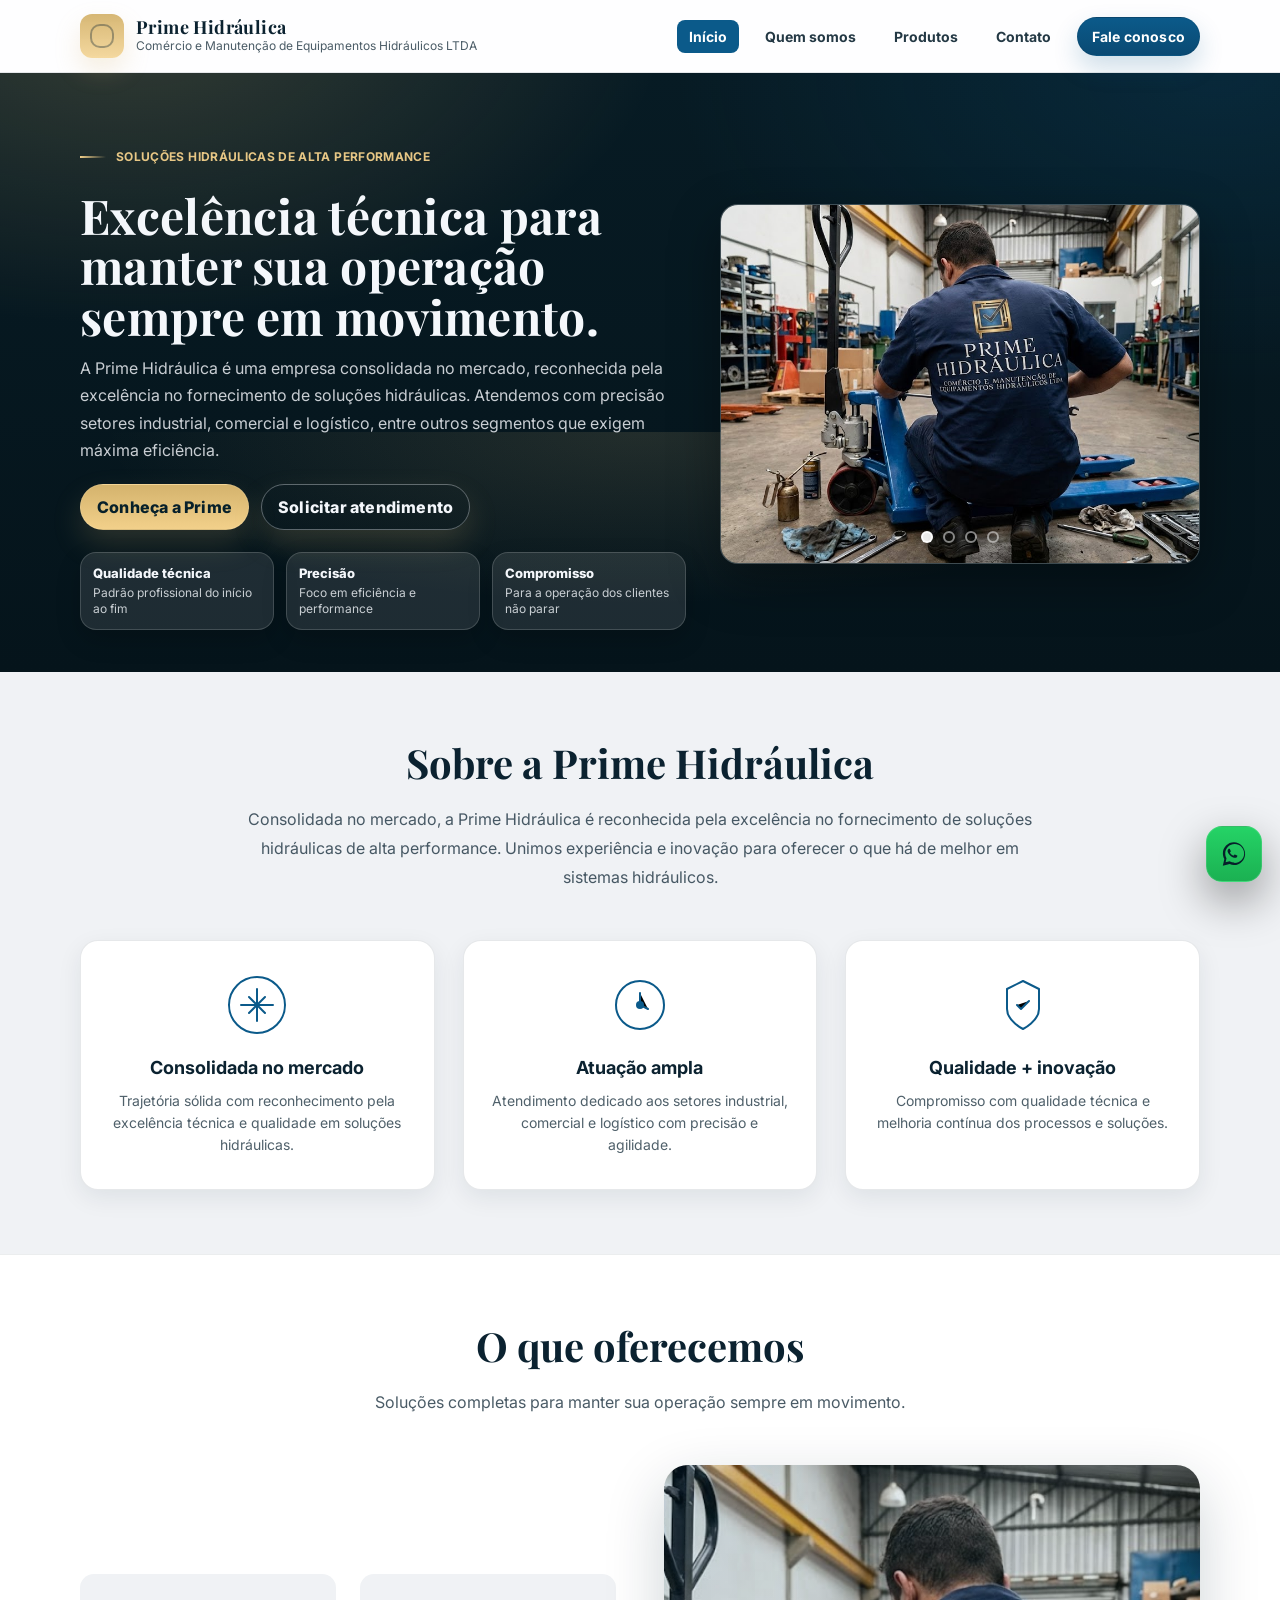
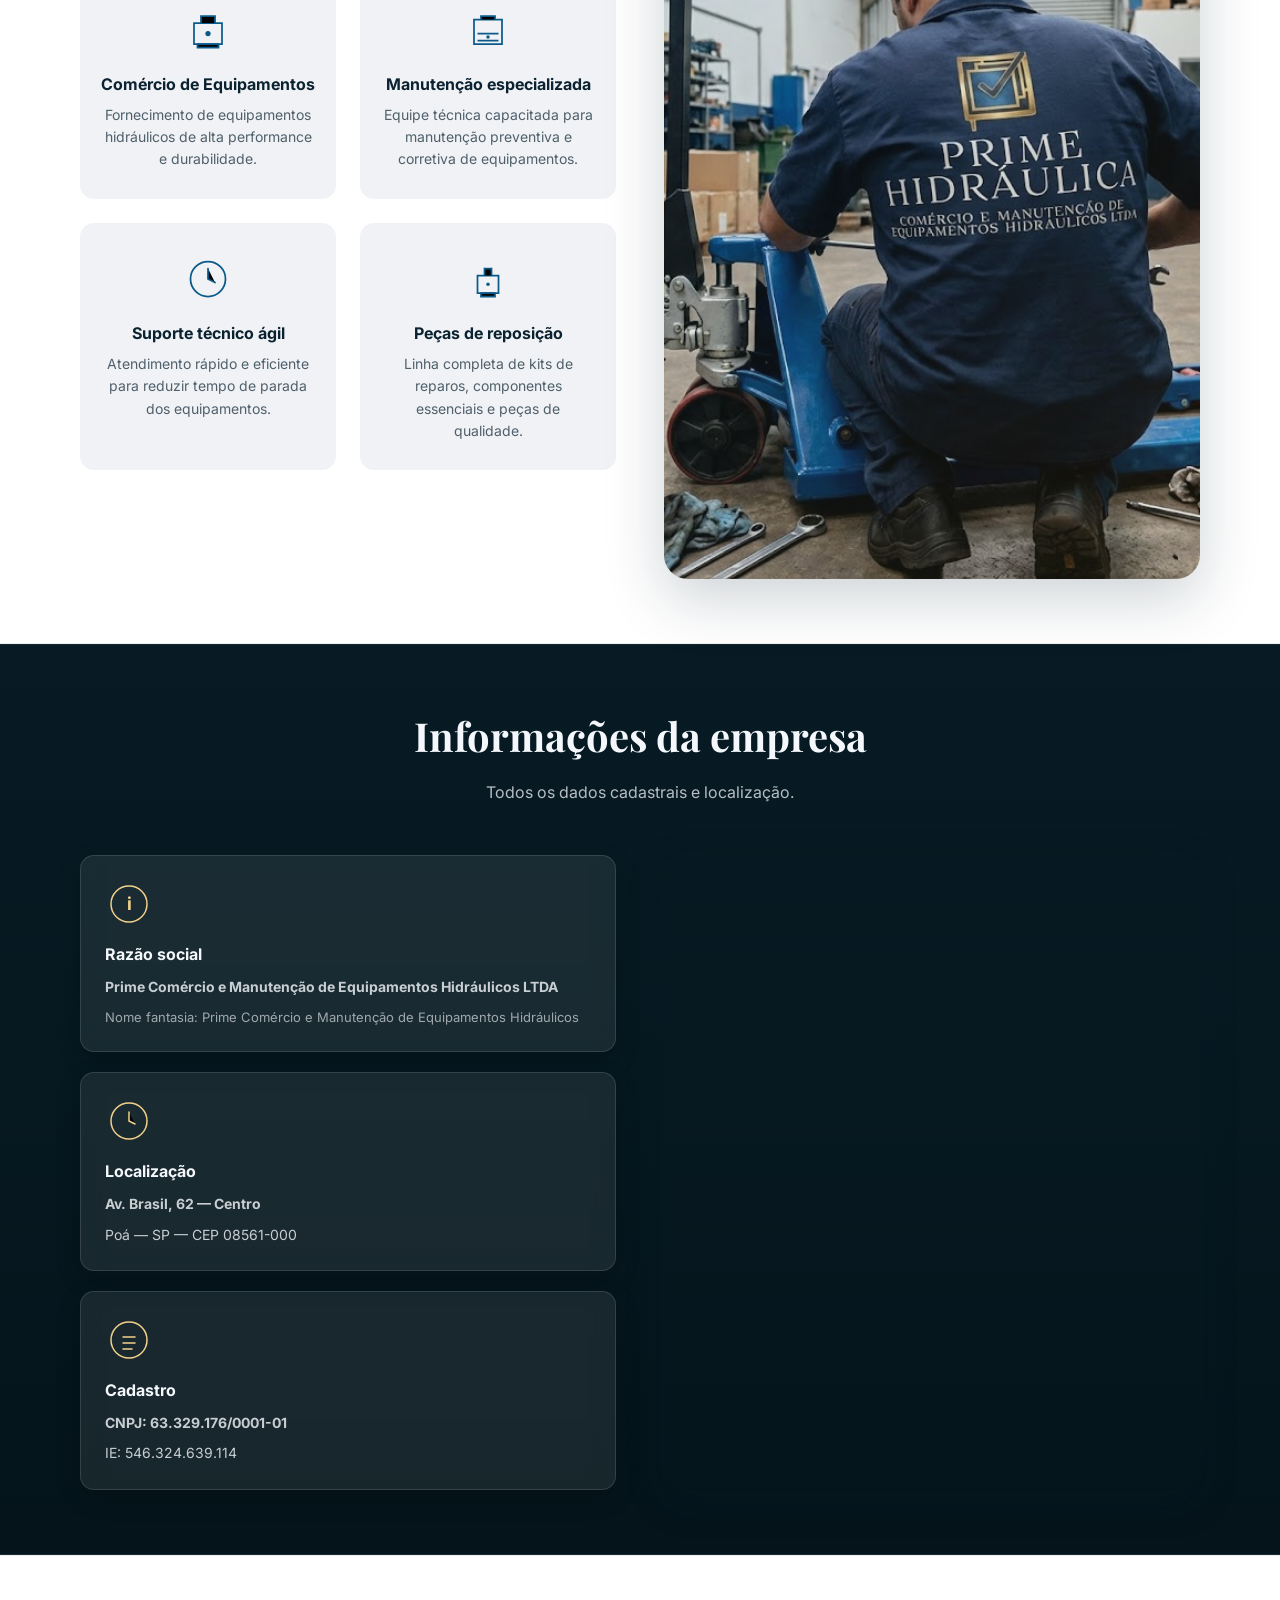
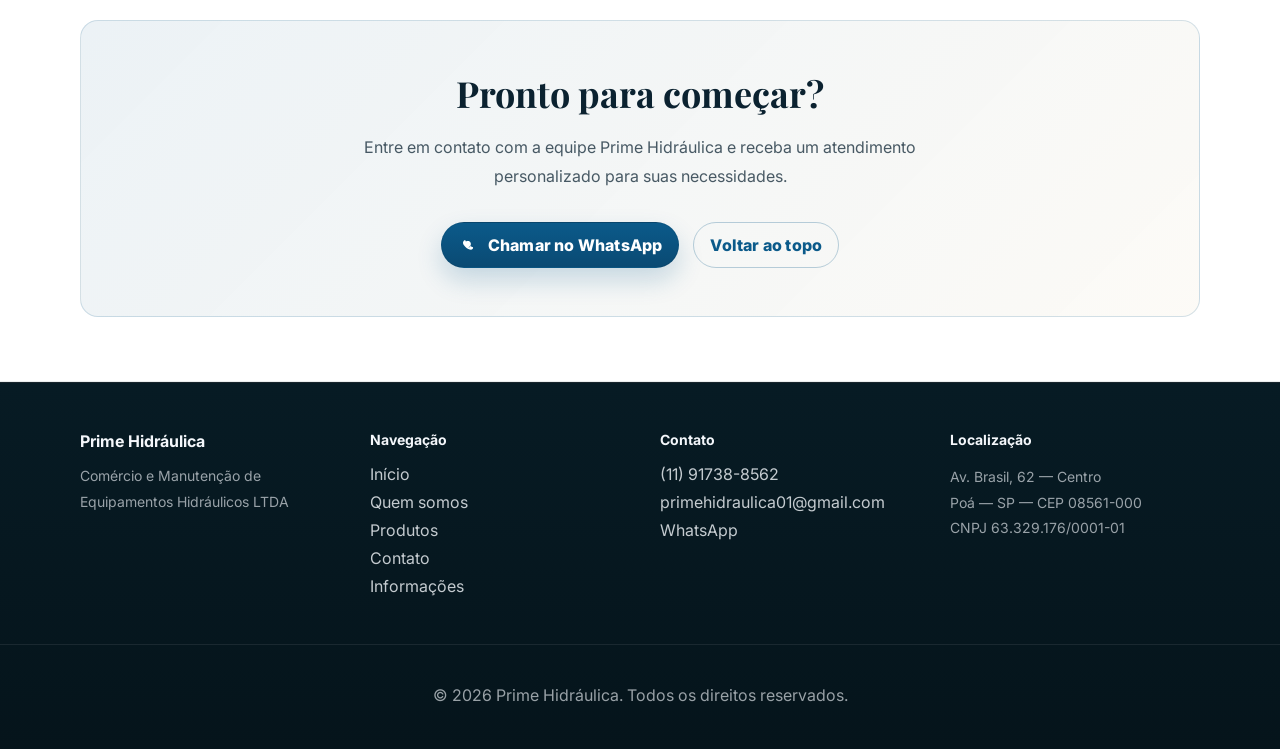
<file: index.html>
<!doctype html>
<html lang="pt-BR">
  <head>
    <meta charset="UTF-8" />
    <meta name="viewport" content="width=device-width, initial-scale=1" />
    <title>Prime Hidráulica</title>
    <meta name="description" content="Soluções hidráulicas de alta performance para indústria, comércio e logística." />

    <link rel="preconnect" href="https://fonts.googleapis.com" />
    <link rel="preconnect" href="https://fonts.gstatic.com" crossorigin />
    <link href="https://fonts.googleapis.com/css2?family=Inter:wght@400;500;600;700&family=Playfair+Display:wght@500;600;700&display=swap" rel="stylesheet" />

    <link rel="stylesheet" href="styles.css" />
  </head>
  <body>
    <a class="skip-link" href="#conteudo">Pular para o conteúdo</a>

    <header class="site-header">
      <div class="container header-inner">
        <a class="brand" href="#topo" aria-label="Prime Hidráulica - Início">
          <div class="brand-mark" aria-hidden="true"></div>
          <div class="brand-text">
            <strong class="brand-name">Prime Hidráulica</strong>
            <span class="brand-subtitle">Comércio e Manutenção de Equipamentos Hidráulicos LTDA</span>
          </div>
        </a>

        <nav class="nav" aria-label="Navegação principal">
          <a href="index.html#topo" class="nav-link active">Início</a>
          <a href="index.html#quem-somos" class="nav-link">Quem somos</a>
          <a href="produtos.html" class="nav-link">Produtos</a>
          <a href="contato.html" class="nav-link">Contato</a>
          <a class="btn btn--small" href="contato.html#contato-form">Fale conosco</a>
        </nav>
      </div>
    </header>

    <main id="conteudo">
      <section id="topo" class="hero">
        <div class="container hero-grid">
          <div class="hero-content">
            <p class="eyebrow">Soluções hidráulicas de alta performance</p>
            <h1>Excelência técnica para manter sua operação sempre em movimento.</h1>
            <p class="lead">
              A Prime Hidráulica é uma empresa consolidada no mercado, reconhecida pela excelência no fornecimento de soluções hidráulicas.
              Atendemos com precisão setores industrial, comercial e logístico, entre outros segmentos que exigem máxima eficiência.
            </p>

            <div class="hero-cta">
              <a class="btn" href="#quem-somos">Conheça a Prime</a>
              <a class="btn btn--ghost" href="#contato">Solicitar atendimento</a>
            </div>

            <div class="hero-badges" aria-label="Destaques">
              <div class="badge">
                <span class="badge-title">Qualidade técnica</span>
                <span class="badge-desc">Padrão profissional do início ao fim</span>
              </div>
              <div class="badge">
                <span class="badge-title">Precisão</span>
                <span class="badge-desc">Foco em eficiência e performance</span>
              </div>
              <div class="badge">
                <span class="badge-title">Compromisso</span>
                <span class="badge-desc">Para a operação dos clientes não parar</span>
              </div>
            </div>
          </div>

          <div class="hero-media" aria-label="Identidade visual">
            <div class="hero-carousel">
              <div class="carousel-slide active">
                <img src="img/slide/mecanico.jpg" alt="Técnico em manutenção" />
              </div>
              <div class="carousel-slide">
                <img src="img/slide/mecanico2.jpg" alt="Serviço de manutenção" />
              </div>
              <div class="carousel-slide">
                <img src="img/slide/mecanico3.jpg" alt="Manutenção de equipamentos" />
              </div>
              <div class="carousel-slide">
                <img src="img/slide/18 (1).jpg" alt="Equipamentos hidráulicos" />
              </div>
              <div class="carousel-controls">
                <button class="carousel-dot active" aria-label="Slide 1"></button>
                <button class="carousel-dot" aria-label="Slide 2"></button>
                <button class="carousel-dot" aria-label="Slide 3"></button>
                <button class="carousel-dot" aria-label="Slide 4"></button>
              </div>
            </div>
          </div>
        </div>

        <div class="hero-glow" aria-hidden="true"></div>
      </section>

      <section id="quem-somos" class="section">
        <div class="container">
          <div class="section-intro">
            <h2>Sobre a Prime Hidráulica</h2>
            <p>Consolidada no mercado, a Prime Hidráulica é reconhecida pela excelência no fornecimento de soluções hidráulicas de alta performance. Unimos experiência e inovação para oferecer o que há de melhor em sistemas hidráulicos.</p>
          </div>

          <div class="features-grid">
            <article class="feature-card">
              <div class="feature-icon">
                <svg viewBox="0 0 64 64" aria-hidden="true">
                  <circle cx="32" cy="32" r="28" fill="none" stroke="currentColor" stroke-width="2"/>
                  <path d="M32 16v32M16 32h32M24 24l16 16M40 24l-16 16" stroke="currentColor" stroke-width="2" stroke-linecap="round"/>
                </svg>
              </div>
              <h3>Consolidada no mercado</h3>
              <p>Trajetória sólida com reconhecimento pela excelência técnica e qualidade em soluções hidráulicas.</p>
            </article>

            <article class="feature-card">
              <div class="feature-icon">
                <svg viewBox="0 0 64 64" aria-hidden="true">
                  <path d="M32 8c13.3 0 24 10.7 24 24s-10.7 24-24 24S8 45.3 8 32 18.7 8 32 8z" fill="none" stroke="currentColor" stroke-width="2"/>
                  <path d="M32 20v12l8 4" stroke="currentColor" stroke-width="2" stroke-linecap="round"/>
                  <circle cx="32" cy="32" r="4" fill="currentColor"/>
                </svg>
              </div>
              <h3>Atuação ampla</h3>
              <p>Atendimento dedicado aos setores industrial, comercial e logístico com precisão e agilidade.</p>
            </article>

            <article class="feature-card">
              <div class="feature-icon">
                <svg viewBox="0 0 64 64" aria-hidden="true">
                  <path d="M32 8L48 16v20c0 12-16 20-16 20s-16-8-16-20V16l16-8z" fill="none" stroke="currentColor" stroke-width="2" stroke-linejoin="round"/>
                  <path d="M26 32l4 4 8-8" stroke="currentColor" stroke-width="2" stroke-linecap="round" stroke-linejoin="round"/>
                </svg>
              </div>
              <h3>Qualidade + inovação</h3>
              <p>Compromisso com qualidade técnica e melhoria contínua dos processos e soluções.</p>
            </article>
          </div>
        </div>
      </section>

      <section id="servicos" class="section section--alt">
        <div class="container">
          <div class="section-intro">
            <h2>O que oferecemos</h2>
            <p>Soluções completas para manter sua operação sempre em movimento.</p>
          </div>

          <div class="services-layout">
            <div class="services-content">
              <div class="services-grid">
                <div class="service-item">
                  <div class="service-icon">
                    <svg viewBox="0 0 64 64" aria-hidden="true">
                      <path d="M16 24h32v24H16z" fill="none" stroke="currentColor" stroke-width="2"/>
                      <path d="M24 24V16h16v8M20 48h24v4H20z" stroke="currentColor" stroke-width="2"/>
                      <circle cx="32" cy="36" r="3" fill="currentColor"/>
                    </svg>
                  </div>
                  <h4>Comércio de Equipamentos</h4>
                  <p>Fornecimento de equipamentos hidráulicos de alta performance e durabilidade.</p>
                </div>

                <div class="service-item">
                  <div class="service-icon">
                    <svg viewBox="0 0 64 64" aria-hidden="true">
                      <path d="M16 20h32v28H16z" fill="none" stroke="currentColor" stroke-width="2"/>
                      <path d="M24 20v-4h16v4M20 36h24M20 44h24" stroke="currentColor" stroke-width="2"/>
                      <circle cx="32" cy="40" r="2" fill="currentColor"/>
                    </svg>
                  </div>
                  <h4>Manutenção especializada</h4>
                  <p>Equipe técnica capacitada para manutenção preventiva e corretiva de equipamentos.</p>
                </div>

                <div class="service-item">
                  <div class="service-icon">
                    <svg viewBox="0 0 64 64" aria-hidden="true">
                      <path d="M32 12c11 0 20 9 20 20s-9 20-20 20-20-9-20-20 9-20 20-20z" fill="none" stroke="currentColor" stroke-width="2"/>
                      <path d="M32 20v12l8 4" stroke="currentColor" stroke-width="2" stroke-linecap="round"/>
                    </svg>
                  </div>
                  <h4>Suporte técnico ágil</h4>
                  <p>Atendimento rápido e eficiente para reduzir tempo de parada dos equipamentos.</p>
                </div>

                <div class="service-item">
                  <div class="service-icon">
                    <svg viewBox="0 0 64 64" aria-hidden="true">
                      <path d="M20 28h24v20H20z" fill="none" stroke="currentColor" stroke-width="2"/>
                      <path d="M28 28v-8h8v8M24 48h16v4H24z" stroke="currentColor" stroke-width="2"/>
                      <circle cx="32" cy="38" r="2" fill="currentColor"/>
                    </svg>
                  </div>
                  <h4>Peças de reposição</h4>
                  <p>Linha completa de kits de reparos, componentes essenciais e peças de qualidade.</p>
                </div>
              </div>
            </div>

            <div class="services-image">
              <div class="service-image-mask">
                <img src="img/mecanico.jpg" alt="Técnico em manutenção de equipamentos hidráulicos" />
              </div>
            </div>
          </div>
        </div>
      </section>

      <section id="endereco" class="section">
        <div class="container">
          <div class="section-intro">
            <h2>Informações da empresa</h2>
            <p>Todos os dados cadastrais e localização.</p>
          </div>

          <div class="info-layout">
            <div class="info-content">
              <div class="info-grid">
                <div class="info-card">
                  <div class="info-icon">
                    <svg viewBox="0 0 64 64" aria-hidden="true">
                      <path d="M32 8c13.3 0 24 10.7 24 24 0 13.3-10.7 24-24 24S8 45.3 8 32 18.7 8 32 8z" fill="none" stroke="currentColor" stroke-width="2"/>
                      <text x="32" y="40" text-anchor="middle" font-size="24" font-weight="bold" fill="currentColor">i</text>
                    </svg>
                  </div>
                  <h3>Razão social</h3>
                  <p><strong>Prime Comércio e Manutenção de Equipamentos Hidráulicos LTDA</strong></p>
                  <p class="small">Nome fantasia: Prime Comércio e Manutenção de Equipamentos Hidráulicos</p>
                </div>

                <div class="info-card">
                  <div class="info-icon">
                    <svg viewBox="0 0 64 64" aria-hidden="true">
                      <path d="M32 8c13.3 0 24 10.7 24 24 0 13.3-10.7 24-24 24S8 45.3 8 32 18.7 8 32 8z" fill="none" stroke="currentColor" stroke-width="2"/>
                      <path d="M32 20v12l8 4" stroke="currentColor" stroke-width="2" stroke-linecap="round"/>
                    </svg>
                  </div>
                  <h3>Localização</h3>
                  <p><strong>Av. Brasil, 62 — Centro</strong></p>
                  <p>Poá — SP — CEP 08561-000</p>
                </div>

                <div class="info-card">
                  <div class="info-icon">
                    <svg viewBox="0 0 64 64" aria-hidden="true">
                      <path d="M32 8c13.3 0 24 10.7 24 24 0 13.3-10.7 24-24 24S8 45.3 8 32 18.7 8 32 8z" fill="none" stroke="currentColor" stroke-width="2"/>
                      <path d="M24 28h16M24 36h16M24 44h12" stroke="currentColor" stroke-width="2" stroke-linecap="round"/>
                    </svg>
                  </div>
                  <h3>Cadastro</h3>
                  <p><strong>CNPJ: 63.329.176/0001-01</strong></p>
                  <p>IE: 546.324.639.114</p>
                </div>
              </div>
            </div>

            <div class="info-map">
              <iframe src="https://www.google.com/maps/embed?pb=!1m18!1m12!1m3!1d3671.7817468679677!2d-46.9791356!3d-23.0317845!2m3!1f0!2f0!3f0!3m2!1i1024!2i768!4f13.1!3m3!1m2!1s0x94cf2d5f144df12f%3A0x7679ca3ddbf843f9!2sAv.%20Brasil%2C%2062%20-%20Vila%20Thereza%2C%20Vinhedo%20-%20SP%2C%2013280-000!5e0!3m2!1spt-BR!2sbr!4v1768766371901!5m2!1spt-BR!2sbr" style="border:0;border-radius:16px;width:100%;height:100%;" allowfullscreen="" loading="lazy" referrerpolicy="no-referrer-when-downgrade"></iframe>
            </div>
          </div>
        </div>
      </section>

      <section id="contato" class="section section--alt">
        <div class="container">
          <div class="cta-box">
            <div class="cta-content">
              <h2>Pronto para começar?</h2>
              <p>Entre em contato com a equipe Prime Hidráulica e receba um atendimento personalizado para suas necessidades.</p>
            </div>

            <div class="cta-actions">
              <a class="btn" href="https://wa.me/5511917388562" target="_blank" rel="noopener noreferrer">
                <svg viewBox="0 0 24 24" width="20" height="20" fill="currentColor">
                  <path d="M17.472 14.382c-.297-.149-1.758-.867-2.03-.967-.273-.099-.471-.148-.67.15-.197.297-.767.966-.94 1.164-.173.199-.347.223-.644.075-.297-.15-1.255-.463-2.39-1.475-.883-.788-1.48-1.761-1.653-2.059-.173-.297-.018-.458.13-.606.134-.133.298-.347.446-.52.149-.174.198-.298.298-.497.099-.198.05-.371-.025-.52-.075-.149-.669-1.612-.916-2.207-.242-.579-.487-.5-.67-.51-.173-.008-.371-.01-.57-.01-.198 0-.52.074-.792.372-.272.297-1.04 1.016-1.04 2.479 0 1.462 1.065 2.875 1.213 3.074.149.198 2.096 3.2 5.076 4.487.709.306 1.262.489 1.694.625.712.227 1.36.195 1.871.118.571-.085 1.758-.719 2.006-1.413.248-.694.248-1.289.173-1.413-.074-.124-.272-.198-.57-.347m-5.421-7.403h-.004c-1.052 0-2.082.398-2.847 1.12-.735.71-1.14 1.656-1.14 2.66 0 1.04.415 2.049 1.144 2.792l.002.002c.69.71 1.612 1.13 2.561 1.13h.004c.951 0 1.87-.42 2.561-1.13a3.75 3.75 0 001.141-2.793c0-1.05-.415-2.04-1.144-2.783a3.768 3.768 0 00-2.683-1.198"/>
                </svg>
                Chamar no WhatsApp
              </a>
              <a class="btn btn--ghost" href="#topo">Voltar ao topo</a>
            </div>
          </div>
        </div>
      </section>
    </main>

    <footer class="site-footer">
      <div class="container footer-content">
        <div class="footer-section">
          <strong>Prime Hidráulica</strong>
          <p class="muted">Comércio e Manutenção de Equipamentos Hidráulicos LTDA</p>
        </div>

        <div class="footer-section">
          <h4>Navegação</h4>
          <ul>
            <li><a href="#topo">Início</a></li>
            <li><a href="#quem-somos">Quem somos</a></li>
            <li><a href="produtos.html">Produtos</a></li>
            <li><a href="contato.html">Contato</a></li>
            <li><a href="informacoes.html">Informações</a></li>
          </ul>
        </div>

        <div class="footer-section">
          <h4>Contato</h4>
          <ul>
            <li><a href="tel:+5511917388562">(11) 91738-8562</a></li>
            <li><a href="mailto:primehidraulica01@gmail.com">primehidraulica01@gmail.com</a></li>
            <li><a href="https://wa.me/5511917388562" target="_blank" rel="noopener noreferrer">WhatsApp</a></li>
          </ul>
        </div>

        <div class="footer-section">
          <h4>Localização</h4>
          <p class="muted">Av. Brasil, 62 — Centro<br>Poá — SP — CEP 08561-000<br>CNPJ 63.329.176/0001-01</p>
        </div>
      </div>

      <div class="footer-bottom">
        <p class="muted">&copy; 2026 Prime Hidráulica. Todos os direitos reservados.</p>
      </div>
    </footer>

    <a
      class="whatsapp-fab"
      href="https://wa.me/5511917388562"
      target="_blank"
      rel="noopener noreferrer"
      aria-label="Falar no WhatsApp"
      title="Falar no WhatsApp"
    >
      <svg viewBox="0 0 32 32" aria-hidden="true" focusable="false">
        <path
          fill="currentColor"
          d="M19.11 17.42c-.27-.14-1.62-.8-1.87-.9-.25-.09-.43-.14-.61.14-.18.27-.7.9-.86 1.08-.16.18-.32.2-.59.07-.27-.14-1.15-.42-2.19-1.35-.81-.72-1.35-1.61-1.51-1.88-.16-.27-.02-.42.12-.56.12-.12.27-.32.41-.48.14-.16.18-.27.27-.45.09-.18.05-.34-.02-.48-.07-.14-.61-1.48-.84-2.03-.22-.54-.45-.47-.61-.48h-.52c-.18 0-.48.07-.73.34-.25.27-.95.93-.95 2.27 0 1.34.98 2.64 1.12 2.82.14.18 1.93 2.95 4.69 4.13.66.28 1.17.45 1.57.58.66.21 1.26.18 1.73.11.53-.08 1.62-.66 1.85-1.3.23-.64.23-1.2.16-1.3-.07-.11-.25-.18-.52-.32z"
        />
        <path
          fill="currentColor"
          d="M15.99 2.67C8.98 2.67 3.3 8.35 3.3 15.36c0 2.23.58 4.41 1.69 6.33L3.2 29.33l7.85-1.76a12.66 12.66 0 0 0 4.94 1c7.01 0 12.69-5.68 12.69-12.69S23 2.67 15.99 2.67zm0 23.02c-1.6 0-3.17-.39-4.58-1.13l-.33-.17-4.66 1.05 1-4.54-.18-.35a10.78 10.78 0 0 1-1.25-5.14c0-5.95 4.86-10.81 10.81-10.81s10.81 4.86 10.81 10.81-4.86 10.81-10.81 10.81z"
        />
      </svg>
    </a>

    <script>
      (function() {
        const slides = document.querySelectorAll('.carousel-slide');
        const dots = document.querySelectorAll('.carousel-dot');
        let currentSlide = 0;
        const slideInterval = 5000;

        function showSlide(n) {
          slides.forEach(slide => slide.classList.remove('active'));
          dots.forEach(dot => dot.classList.remove('active'));
          
          slides[n].classList.add('active');
          dots[n].classList.add('active');
        }

        function nextSlide() {
          currentSlide = (currentSlide + 1) % slides.length;
          showSlide(currentSlide);
        }

        dots.forEach((dot, index) => {
          dot.addEventListener('click', () => {
            currentSlide = index;
            showSlide(currentSlide);
          });
        });

        setInterval(nextSlide, slideInterval);
      })();
    </script>
  </body>
</html>
</file>
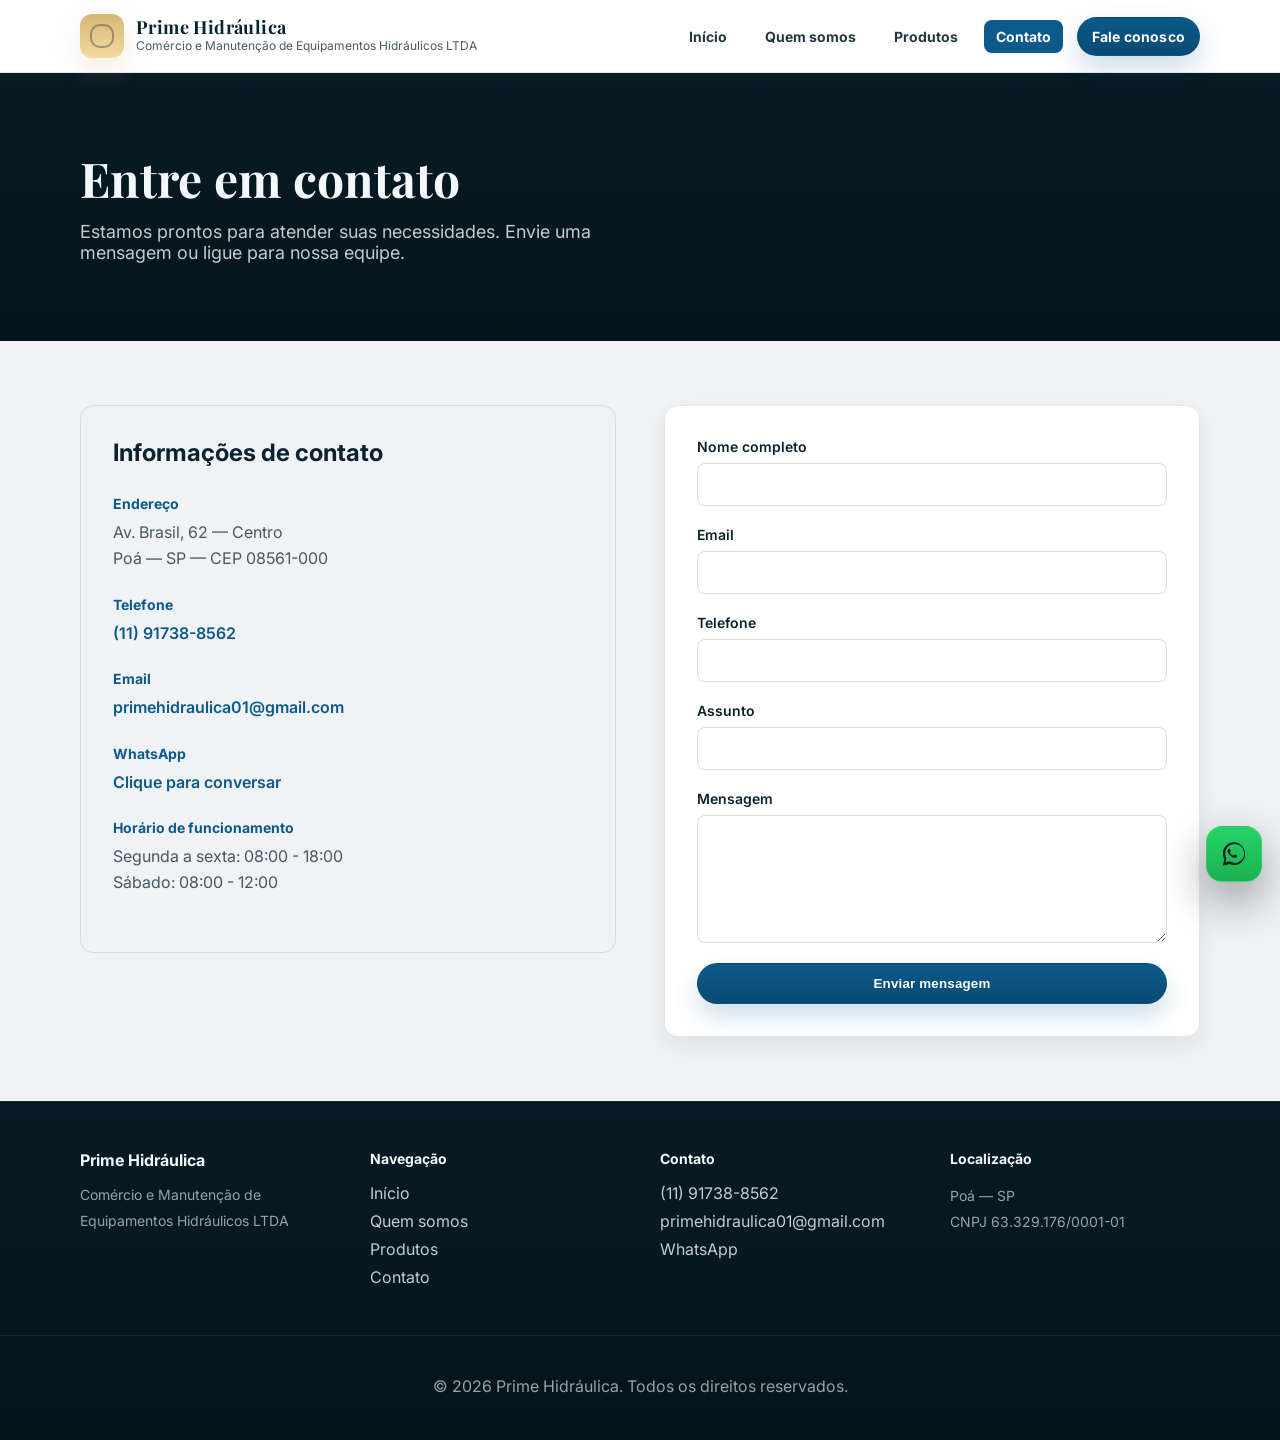
<file: contato.html>
<!DOCTYPE html>
<html lang="pt-BR">
<head>
  <meta charset="UTF-8" />
  <meta name="viewport" content="width=device-width, initial-scale=1.0" />
  <title>Contato — Prime Hidráulica</title>
  <link rel="preconnect" href="https://fonts.googleapis.com" />
  <link rel="preconnect" href="https://fonts.gstatic.com" crossorigin />
  <link href="https://fonts.googleapis.com/css2?family=Inter:wght@400;500;600;700;800&family=Playfair+Display:wght@700&display=swap" rel="stylesheet" />
  <link rel="stylesheet" href="styles.css" />
</head>
<body>
  <a href="#main" class="skip-link">Pular para o conteúdo principal</a>

  <header class="site-header">
    <div class="container header-inner">
      <a href="index.html" class="brand" aria-label="Prime Hidráulica - Início">
        <div class="brand-mark" aria-hidden="true"></div>
        <div class="brand-text">
          <strong class="brand-name">Prime Hidráulica</strong>
          <span class="brand-subtitle">Comércio e Manutenção de Equipamentos Hidráulicos LTDA</span>
        </div>
      </a>

      <nav class="nav" aria-label="Navegação principal">
        <a href="index.html#topo" class="nav-link">Início</a>
        <a href="index.html#quem-somos" class="nav-link">Quem somos</a>
        <a href="produtos.html" class="nav-link">Produtos</a>
        <a href="contato.html" class="nav-link active">Contato</a>
        <a class="btn btn--small" href="#contato-form">Fale conosco</a>
      </nav>
    </div>
  </header>

  <main id="main">
    <section class="hero hero--page">
      <div class="container hero-grid">
        <div class="hero-content">
          <h1>Entre em contato</h1>
          <p>Estamos prontos para atender suas necessidades. Envie uma mensagem ou ligue para nossa equipe.</p>
        </div>
      </div>
    </section>

    <section id="contato-form" class="section">
      <div class="container">
        <div class="contact-grid">
          <div class="contact-info">
            <h2>Informações de contato</h2>
            
            <div class="contact-item">
              <h3>Endereço</h3>
              <p>Av. Brasil, 62 — Centro<br>Poá — SP — CEP 08561-000</p>
            </div>

            <div class="contact-item">
              <h3>Telefone</h3>
              <p><a href="tel:+5511917388562">(11) 91738-8562</a></p>
            </div>

            <div class="contact-item">
              <h3>Email</h3>
              <p><a href="mailto:primehidraulica01@gmail.com">primehidraulica01@gmail.com</a></p>
            </div>

            <div class="contact-item">
              <h3>WhatsApp</h3>
              <p><a href="https://wa.me/5511917388562" target="_blank" rel="noopener noreferrer">Clique para conversar</a></p>
            </div>

            <div class="contact-item">
              <h3>Horário de funcionamento</h3>
              <p>Segunda a sexta: 08:00 - 18:00<br>Sábado: 08:00 - 12:00</p>
            </div>
          </div>

          <div class="contact-form-wrapper">
            <form class="contact-form">
              <div class="form-group">
                <label for="name">Nome completo</label>
                <input type="text" id="name" name="name" required />
              </div>

              <div class="form-group">
                <label for="email">Email</label>
                <input type="email" id="email" name="email" required />
              </div>

              <div class="form-group">
                <label for="phone">Telefone</label>
                <input type="tel" id="phone" name="phone" />
              </div>

              <div class="form-group">
                <label for="subject">Assunto</label>
                <input type="text" id="subject" name="subject" required />
              </div>

              <div class="form-group">
                <label for="message">Mensagem</label>
                <textarea id="message" name="message" rows="6" required></textarea>
              </div>

              <button type="submit" class="btn">Enviar mensagem</button>
            </form>
          </div>
        </div>
      </div>
    </section>
  </main>

  <footer class="site-footer">
    <div class="container footer-content">
      <div class="footer-section">
        <strong>Prime Hidráulica</strong>
        <p class="muted">Comércio e Manutenção de Equipamentos Hidráulicos LTDA</p>
      </div>

      <div class="footer-section">
        <h4>Navegação</h4>
        <ul>
          <li><a href="index.html">Início</a></li>
          <li><a href="index.html#quem-somos">Quem somos</a></li>
          <li><a href="produtos.html">Produtos</a></li>
          <li><a href="contato.html">Contato</a></li>
        </ul>
      </div>

      <div class="footer-section">
        <h4>Contato</h4>
        <ul>
          <li><a href="tel:+5511917388562">(11) 91738-8562</a></li>
          <li><a href="mailto:primehidraulica01@gmail.com">primehidraulica01@gmail.com</a></li>
          <li><a href="https://wa.me/5511917388562" target="_blank" rel="noopener noreferrer">WhatsApp</a></li>
        </ul>
      </div>

      <div class="footer-section">
        <h4>Localização</h4>
        <p class="muted">Poá — SP<br>CNPJ 63.329.176/0001-01</p>
      </div>
    </div>

    <div class="footer-bottom">
      <p class="muted">&copy; 2026 Prime Hidráulica. Todos os direitos reservados.</p>
    </div>
  </footer>

  <a
    class="whatsapp-fab"
    href="https://wa.me/5511917388562"
    target="_blank"
    rel="noopener noreferrer"
    aria-label="Falar no WhatsApp"
    title="Falar no WhatsApp"
  >
    <svg viewBox="0 0 32 32" aria-hidden="true" focusable="false">
      <path
        fill="currentColor"
        d="M19.11 17.42c-.27-.14-1.62-.8-1.87-.9-.25-.09-.43-.14-.61.14-.18.27-.7.9-.86 1.08-.16.18-.32.2-.59.07-.27-.14-1.15-.42-2.19-1.35-.81-.72-1.35-1.61-1.51-1.88-.16-.27-.02-.42.12-.56.12-.12.27-.32.41-.48.14-.16.18-.27.27-.45.09-.18.05-.34-.02-.48-.07-.14-.61-1.48-.84-2.03-.22-.54-.45-.47-.61-.48h-.52c-.18 0-.48.07-.73.34-.25.27-.95.93-.95 2.27 0 1.34.98 2.64 1.12 2.82.14.18 1.93 2.95 4.69 4.13.66.28 1.17.45 1.57.58.66.21 1.26.18 1.73.11.53-.08 1.62-.66 1.85-1.3.23-.64.23-1.2.16-1.3-.07-.11-.25-.18-.52-.32z"
      />
      <path
        fill="currentColor"
        d="M15.99 2.67C8.98 2.67 3.3 8.35 3.3 15.36c0 2.23.58 4.41 1.69 6.33L3.2 29.33l7.85-1.76a12.66 12.66 0 0 0 4.94 1c7.01 0 12.69-5.68 12.69-12.69S23 2.67 15.99 2.67zm0 23.02c-1.6 0-3.17-.39-4.58-1.13l-.33-.17-4.66 1.05 1-4.54-.18-.35a10.78 10.78 0 0 1-1.25-5.14c0-5.95 4.86-10.81 10.81-10.81s10.81 4.86 10.81 10.81-4.86 10.81-10.81 10.81z"
      />
    </svg>
  </a>
</body>
</html>
</file>
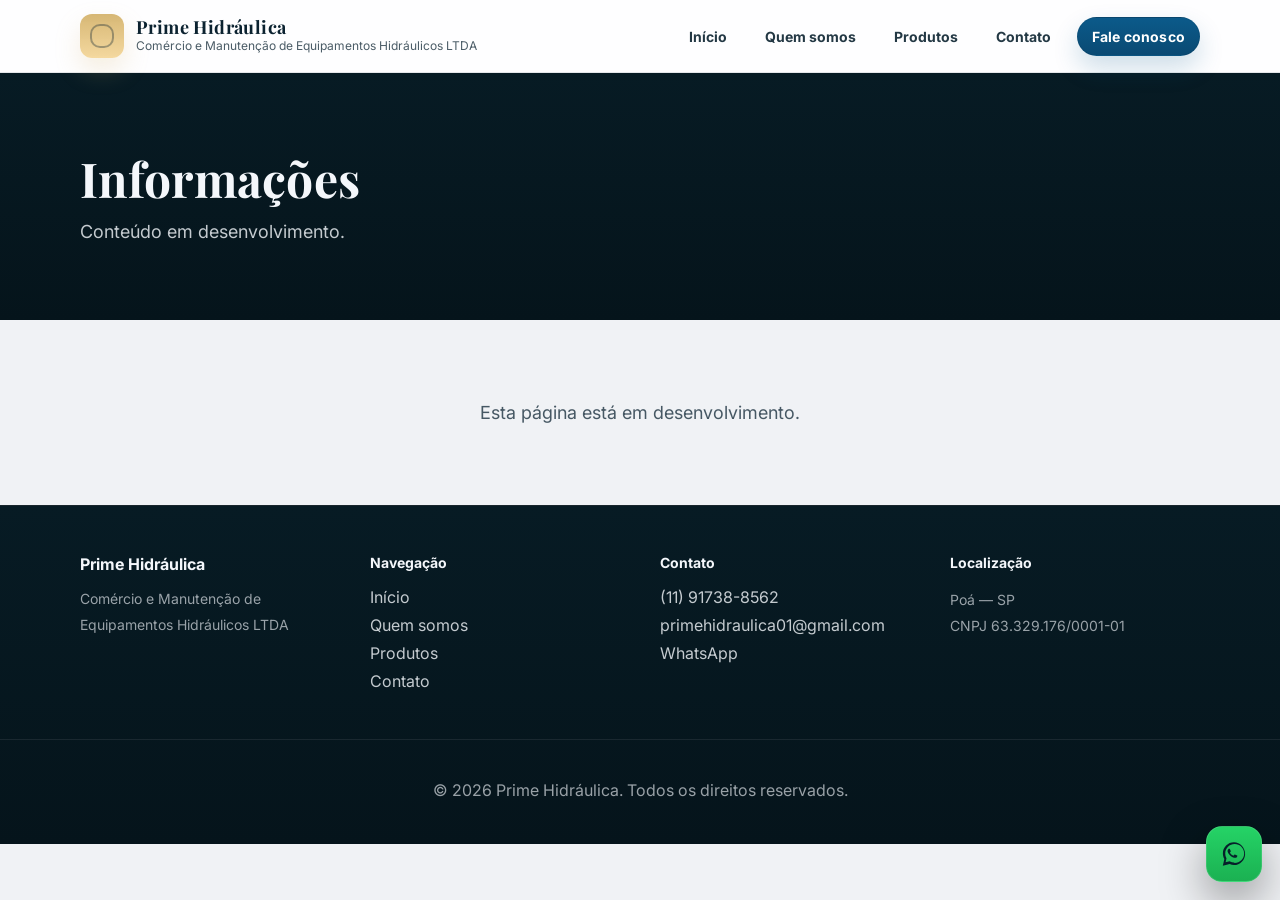
<file: informacoes.html>
<!DOCTYPE html>
<html lang="pt-BR">
<head>
  <meta charset="UTF-8" />
  <meta name="viewport" content="width=device-width, initial-scale=1.0" />
  <title>Informações — Prime Hidráulica</title>
  <link rel="preconnect" href="https://fonts.googleapis.com" />
  <link rel="preconnect" href="https://fonts.gstatic.com" crossorigin />
  <link href="https://fonts.googleapis.com/css2?family=Inter:wght@400;500;600;700;800&family=Playfair+Display:wght@700&display=swap" rel="stylesheet" />
  <link rel="stylesheet" href="styles.css" />
</head>
<body>
  <a href="#main" class="skip-link">Pular para o conteúdo principal</a>

  <header class="site-header">
    <div class="container header-inner">
      <a href="index.html" class="brand" aria-label="Prime Hidráulica - Início">
        <div class="brand-mark" aria-hidden="true"></div>
        <div class="brand-text">
          <strong class="brand-name">Prime Hidráulica</strong>
          <span class="brand-subtitle">Comércio e Manutenção de Equipamentos Hidráulicos LTDA</span>
        </div>
      </a>

      <nav class="nav" aria-label="Navegação principal">
        <a href="index.html#topo" class="nav-link">Início</a>
        <a href="index.html#quem-somos" class="nav-link">Quem somos</a>
        <a href="produtos.html" class="nav-link">Produtos</a>
        <a href="contato.html" class="nav-link">Contato</a>
        <a class="btn btn--small" href="contato.html#contato-form">Fale conosco</a>
      </nav>
    </div>
  </header>

  <main id="main">
    <section class="hero hero--page">
      <div class="container hero-grid">
        <div class="hero-content">
          <h1>Informações</h1>
          <p>Conteúdo em desenvolvimento.</p>
        </div>
      </div>
    </section>

    <section class="section">
      <div class="container">
        <p style="text-align: center; color: var(--muted); font-size: 18px;">Esta página está em desenvolvimento.</p>
      </div>
    </section>
  </main>

  <footer class="site-footer">
    <div class="container footer-content">
      <div class="footer-section">
        <strong>Prime Hidráulica</strong>
        <p class="muted">Comércio e Manutenção de Equipamentos Hidráulicos LTDA</p>
      </div>

      <div class="footer-section">
        <h4>Navegação</h4>
        <ul>
          <li><a href="index.html">Início</a></li>
          <li><a href="index.html#quem-somos">Quem somos</a></li>
          <li><a href="produtos.html">Produtos</a></li>
          <li><a href="contato.html">Contato</a></li>
        </ul>
      </div>

      <div class="footer-section">
        <h4>Contato</h4>
        <ul>
          <li><a href="tel:+5511917388562">(11) 91738-8562</a></li>
          <li><a href="mailto:primehidraulica01@gmail.com">primehidraulica01@gmail.com</a></li>
          <li><a href="https://wa.me/5511917388562" target="_blank" rel="noopener noreferrer">WhatsApp</a></li>
        </ul>
      </div>

      <div class="footer-section">
        <h4>Localização</h4>
        <p class="muted">Poá — SP<br>CNPJ 63.329.176/0001-01</p>
      </div>
    </div>

    <div class="footer-bottom">
      <p class="muted">&copy; 2026 Prime Hidráulica. Todos os direitos reservados.</p>
    </div>
  </footer>

  <a
    class="whatsapp-fab"
    href="https://wa.me/5511917388562"
    target="_blank"
    rel="noopener noreferrer"
    aria-label="Falar no WhatsApp"
    title="Falar no WhatsApp"
  >
    <svg viewBox="0 0 32 32" aria-hidden="true" focusable="false">
      <path
        fill="currentColor"
        d="M19.11 17.42c-.27-.14-1.62-.8-1.87-.9-.25-.09-.43-.14-.61.14-.18.27-.7.9-.86 1.08-.16.18-.32.2-.59.07-.27-.14-1.15-.42-2.19-1.35-.81-.72-1.35-1.61-1.51-1.88-.16-.27-.02-.42.12-.56.12-.12.27-.32.41-.48.14-.16.18-.27.27-.45.09-.18.05-.34-.02-.48-.07-.14-.61-1.48-.84-2.03-.22-.54-.45-.47-.61-.48h-.52c-.18 0-.48.07-.73.34-.25.27-.95.93-.95 2.27 0 1.34.98 2.64 1.12 2.82.14.18 1.93 2.95 4.69 4.13.66.28 1.17.45 1.57.58.66.21 1.26.18 1.73.11.53-.08 1.62-.66 1.85-1.3.23-.64.23-1.2.16-1.3-.07-.11-.25-.18-.52-.32z"
      />
      <path
        fill="currentColor"
        d="M15.99 2.67C8.98 2.67 3.3 8.35 3.3 15.36c0 2.23.58 4.41 1.69 6.33L3.2 29.33l7.85-1.76a12.66 12.66 0 0 0 4.94 1c7.01 0 12.69-5.68 12.69-12.69S23 2.67 15.99 2.67zm0 23.02c-1.6 0-3.17-.39-4.58-1.13l-.33-.17-4.66 1.05 1-4.54-.18-.35a10.78 10.78 0 0 1-1.25-5.14c0-5.95 4.86-10.81 10.81-10.81s10.81 4.86 10.81 10.81-4.86 10.81-10.81 10.81z"
      />
    </svg>
  </a>
</body>
</html>
</file>
<file: styles.css>
:root{
  --bg:#f5f7fb;
  --bg-2:#ffffff;
  --card:#ffffff;
  --text:#0b2230;
  --muted:rgba(11,34,48,.74);
  --stroke:rgba(11,34,48,.12);
  --gold:#d4b36d;
  --gold-2:#f2d08a;
  --primary:#0b5a8a;
  --primary-2:#0a4a73;
  --hero-bg:#071b24;
  --hero-bg-2:#05141b;
  --shadow:0 14px 40px rgba(11,34,48,.14);
  --radius:18px;
  --radius-sm:14px;
  --container:1120px;
}

*{box-sizing:border-box}
html,body{height:100%}
body{
  margin:0;
  font-family:Inter,system-ui,-apple-system,Segoe UI,Roboto,Arial,sans-serif;
  color:var(--text);
  background:#f0f2f5;
  overflow-x:hidden;
}

img{max-width:100%;display:block}
a{color:inherit;text-decoration:none}

section{scroll-margin-top:92px}

.skip-link{
  position:absolute;
  left:-999px;
  top:12px;
  background:var(--gold);
  color:#07202a;
  padding:10px 14px;
  border-radius:999px;
  font-weight:700;
}
.skip-link:focus{left:12px;z-index:999}

.container{
  width:min(100% - 40px, var(--container));
  margin-inline:auto;
}

.site-header{
  position:sticky;
  top:0;
  z-index:50;
  background:rgba(255,255,255,.92);
  backdrop-filter:blur(10px);
  border-bottom:1px solid rgba(11,34,48,.10);
}

.header-inner{
  display:flex;
  align-items:center;
  justify-content:space-between;
  gap:18px;
  padding:14px 0;
}

.brand{display:flex;align-items:center;gap:12px;min-width:220px}
.brand-mark{
  width:44px;height:44px;border-radius:12px;
  background:linear-gradient(180deg, rgba(212,179,109,.95), rgba(242,208,138,.82));
  box-shadow:0 12px 26px rgba(212,179,109,.22);
  position:relative;
}
.brand-mark::after{
  content:"";
  position:absolute;
  inset:10px;
  border-radius:10px;
  border:2px solid rgba(11,34,48,.35);
}
.brand-text{display:flex;flex-direction:column;gap:2px}
.brand-name{font-family:"Playfair Display",serif;letter-spacing:.4px;font-size:18px;line-height:1.05}
.brand-subtitle{font-size:12px;color:var(--muted);line-height:1.2}

.nav{display:flex;align-items:center;gap:14px}
.nav a{font-weight:700;font-size:14px;color:rgba(11,34,48,.90);text-decoration:none;transition:color .2s ease}
.nav a:hover{color:var(--primary)}
.nav a:focus-visible{outline:2px solid rgba(11,90,138,.35);outline-offset:4px;border-radius:10px}
.nav-link{padding:8px 12px;border-radius:8px}
.nav-link.active{background:var(--primary);color:#ffffff}

.btn{
  display:inline-flex;
  align-items:center;
  justify-content:center;
  gap:10px;
  padding:12px 16px;
  border-radius:999px;
  background:linear-gradient(180deg, var(--primary), var(--primary-2));
  color:#ffffff;
  font-weight:800;
  letter-spacing:.2px;
  border:1px solid rgba(11,34,48,.08);
  box-shadow:0 12px 26px rgba(11,90,138,.20);
  transition:transform .15s ease, filter .15s ease;
}
.btn:hover{transform:translateY(-1px);filter:saturate(1.06)}
.btn:active{transform:translateY(0)}
.btn--ghost{
  background:transparent;
  color:var(--primary);
  border:1px solid rgba(11,90,138,.28);
  box-shadow:none;
}
.btn--ghost:hover{border-color:rgba(11,90,138,.45)}
.btn--small{padding:10px 14px;font-size:13px;color:#ffffff !important}

.hero{
  position:relative;
  padding:64px 0 42px;
  background:radial-gradient(900px 520px at 10% -10%, rgba(212,179,109,.22), transparent 60%),
             radial-gradient(900px 520px at 95% 0%, rgba(11,90,138,.22), transparent 60%),
             linear-gradient(180deg, var(--hero-bg) 0%, var(--hero-bg-2) 100%);
  color:#f4f7fb;
}

.hero-grid{
  display:grid;
  grid-template-columns:1.2fr .95fr;
  gap:34px;
  align-items:center;
}

.hero-content{position:relative;z-index:2}
.eyebrow{
  display:inline-flex;
  align-items:center;
  gap:10px;
  color:rgba(242,208,138,.95);
  font-weight:700;
  letter-spacing:.35px;
  text-transform:uppercase;
  font-size:12px;
}
.eyebrow::before{
  content:"";
  width:26px;height:2px;
  background:linear-gradient(90deg, rgba(242,208,138,1), rgba(242,208,138,0));
}

.hero h1{
  font-family:"Playfair Display",serif;
  font-size:clamp(30px, 4vw, 48px);
  line-height:1.05;
  margin:14px 0 14px;
  letter-spacing:.3px;
}

.lead{
  color:rgba(244,247,251,.82);
  font-size:16px;
  line-height:1.7;
  margin:0 0 20px;
}

.hero-cta{display:flex;gap:12px;flex-wrap:wrap}

.hero .btn{
  background:linear-gradient(180deg, rgba(212,179,109,1), rgba(242,208,138,1));
  color:#07202a;
  border:1px solid rgba(255,255,255,.10);
  box-shadow:0 14px 30px rgba(212,179,109,.18);
}
.hero .btn--ghost{
  background:transparent;
  color:#f4f7fb;
  border:1px solid rgba(244,247,251,.35);
}
.hero .btn--ghost:hover{border-color:rgba(244,247,251,.55)}

.hero-badges{
  margin-top:22px;
  display:grid;
  grid-template-columns:repeat(3, minmax(0, 1fr));
  gap:12px;
}

.badge{
  background:rgba(255,255,255,.10);
  border:1px solid rgba(255,255,255,.16);
  border-radius:16px;
  padding:12px 12px;
  box-shadow:0 10px 24px rgba(0,0,0,.18);
}
.badge-title{display:block;font-weight:800;font-size:13px}
.badge-desc{display:block;color:rgba(244,247,251,.80);font-size:12px;line-height:1.35;margin-top:4px}

.hero-media{position:relative;z-index:2}

.hero-carousel{
  position:relative;
  border-radius:var(--radius);
  background:rgba(255,255,255,.06);
  border:1px solid rgba(255,255,255,.18);
  box-shadow:0 18px 50px rgba(0,0,0,.35);
  overflow:hidden;
  aspect-ratio:4/3;
}

.carousel-slide{
  position:absolute;
  inset:0;
  opacity:0;
  transition:opacity .8s ease-in-out;
}

.carousel-slide.active{opacity:1}

.carousel-slide img{
  width:100%;
  height:100%;
  object-fit:cover;
  object-position:center;
  display:block;
}

.carousel-controls{
  position:absolute;
  bottom:20px;
  left:50%;
  transform:translateX(-50%);
  display:flex;
  gap:10px;
  z-index:10;
}

.carousel-dot{
  width:12px;
  height:12px;
  border-radius:50%;
  border:2px solid rgba(255,255,255,.5);
  background:transparent;
  cursor:pointer;
  transition:all .3s ease;
  padding:0;
}

.carousel-dot.active{
  background:rgba(255,255,255,.9);
  border-color:rgba(255,255,255,.9);
}

.carousel-dot:hover{
  border-color:rgba(255,255,255,.8);
}

.hero-glow{
  position:absolute;
  inset:auto 0 0 0;
  height:240px;
  background:radial-gradient(70% 120% at 50% 0%, rgba(242,208,138,.12), transparent 60%);
  pointer-events:none;
}

.section{padding:64px 0}
.section--alt{
  background:#ffffff;
  border-top:1px solid rgba(11,34,48,.08);
  border-bottom:1px solid rgba(11,34,48,.08);
}
#endereco{
  background:linear-gradient(180deg, var(--hero-bg) 0%, var(--hero-bg-2) 100%);
  border-top:1px solid rgba(255,255,255,.08);
  border-bottom:1px solid rgba(255,255,255,.08);
}
#endereco .section-intro h2{color:#f4f7fb}
#endereco .section-intro p{color:rgba(244,247,251,.74)}

.section-intro{text-align:center;margin-bottom:48px;max-width:800px;margin-left:auto;margin-right:auto}
.section-intro h2{
  font-family:"Playfair Display",serif;
  font-size:clamp(28px, 4vw, 40px);
  margin:0 0 16px;
  color:var(--text);
}
.section-intro p{margin:0;color:var(--muted);line-height:1.8;font-size:16px}

.features-grid{
  display:grid;
  grid-template-columns:repeat(auto-fit, minmax(280px, 1fr));
  gap:28px;
  margin-top:32px;
}

.feature-card{
  background:#ffffff;
  border:1px solid rgba(11,34,48,.10);
  border-radius:var(--radius);
  padding:32px 24px;
  text-align:center;
  transition:transform .2s ease, box-shadow .2s ease;
  box-shadow:0 8px 24px rgba(11,34,48,.08);
}
.feature-card:hover{
  transform:translateY(-4px);
  box-shadow:0 16px 40px rgba(11,34,48,.14);
}
.feature-icon{
  width:64px;
  height:64px;
  margin:0 auto 20px;
  color:var(--primary);
  display:flex;
  align-items:center;
  justify-content:center;
}
.feature-icon svg{width:100%;height:100%}
.feature-card h3{margin:0 0 12px;font-size:18px;font-weight:700}
.feature-card p{margin:0;color:rgba(11,34,48,.72);line-height:1.6;font-size:14px}

.services-layout{
  display:grid;
  grid-template-columns:1fr 1fr;
  gap:48px;
  align-items:center;
  margin-top:32px;
}

.services-content{flex:1}

.services-grid{
  display:grid;
  grid-template-columns:repeat(2, 1fr);
  gap:24px;
}

.service-item{
  background:#f0f2f5;
  border-radius:var(--radius-sm);
  padding:28px 20px;
  text-align:center;
  transition:all .2s ease;
}
.service-item:hover{
  background:#ffffff;
  border:1px solid rgba(11,90,138,.20);
  box-shadow:0 12px 32px rgba(11,34,48,.12);
}
.service-icon{
  width:56px;
  height:56px;
  margin:0 auto 16px;
  color:var(--primary);
  display:flex;
  align-items:center;
  justify-content:center;
}
.service-icon svg{width:100%;height:100%}
.service-item h4{margin:0 0 10px;font-size:16px;font-weight:700;color:var(--text)}
.service-item p{margin:0;color:rgba(11,34,48,.70);line-height:1.6;font-size:14px}

.services-image{flex:1;display:flex;align-items:center;justify-content:center}

.service-image-mask{
  position:relative;
  width:100%;
  aspect-ratio:3/4;
  border-radius:24px;
  overflow:hidden;
  box-shadow:0 20px 60px rgba(11,34,48,.20);
}

.service-image-mask::before{
  content:'';
  position:absolute;
  inset:0;
  background:linear-gradient(135deg, rgba(11,90,138,.15), rgba(212,179,109,.10));
  pointer-events:none;
  z-index:1;
}

.service-image-mask img{
  width:100%;
  height:100%;
  object-fit:cover;
  object-position:center;
  display:block;
}

.info-layout{
  display:grid;
  grid-template-columns:1fr 1fr;
  gap:48px;
  align-items:stretch;
  margin-top:32px;
}

.info-content{flex:1}

.info-grid{
  display:grid;
  grid-template-columns:1fr;
  gap:20px;
}

.info-card{
  background:rgba(255,255,255,.08);
  border:1px solid rgba(255,255,255,.12);
  border-radius:var(--radius-sm);
  padding:24px;
  box-shadow:0 8px 24px rgba(0,0,0,.20);
  backdrop-filter:blur(10px);
}
#endereco .info-card{
  background:rgba(255,255,255,.08);
  border:1px solid rgba(255,255,255,.12);
}
.info-icon{
  width:48px;
  height:48px;
  margin-bottom:16px;
  color:var(--primary);
  display:flex;
  align-items:center;
  justify-content:center;
}
#endereco .info-icon{color:#f2d08a}
.info-icon svg{width:100%;height:100%}
.info-card h3{margin:0 0 12px;font-size:16px;font-weight:700;color:var(--text)}
#endereco .info-card h3{color:#f4f7fb}
.info-card p{margin:0;color:rgba(11,34,48,.74);line-height:1.6;font-size:14px}
#endereco .info-card p{color:rgba(244,247,251,.80)}
.info-card p + p{margin-top:8px}
.info-card .small{font-size:13px;color:rgba(11,34,48,.62)}
#endereco .info-card .small{color:rgba(244,247,251,.62)}

.info-map{
  flex:1;
  border-radius:16px;
  overflow:hidden;
  box-shadow:0 12px 40px rgba(11,34,48,.15);
  min-height:400px;
}

.info-map iframe{
  width:100%;
  height:100%;
}

.cta-box{
  background:linear-gradient(135deg, rgba(11,90,138,.08), rgba(212,179,109,.06));
  border:1px solid rgba(11,90,138,.16);
  border-radius:var(--radius);
  padding:48px 40px;
  text-align:center;
}
.cta-box h2{
  font-family:"Playfair Display",serif;
  font-size:clamp(28px, 4vw, 36px);
  margin:0 0 16px;
  color:var(--text);
}
.cta-box p{margin:0 0 32px;color:var(--muted);line-height:1.8;max-width:600px;margin-left:auto;margin-right:auto;font-size:16px}
.cta-actions{display:flex;gap:14px;flex-wrap:wrap;justify-content:center}

.site-footer{
  padding:48px 0 28px;
  border-top:1px solid rgba(255,255,255,.08);
  background:linear-gradient(180deg, var(--hero-bg) 0%, var(--hero-bg-2) 100%);
}

.footer-content{
  display:grid;
  grid-template-columns:repeat(auto-fit, minmax(240px, 1fr));
  gap:40px;
  margin-bottom:40px;
}

.footer-section{color:#f4f7fb}
.footer-section strong{display:block;font-size:16px;margin-bottom:12px}
.footer-section h4{margin:0 0 16px;font-size:14px;font-weight:700;color:#f4f7fb}
.footer-section p{margin:0;color:rgba(244,247,251,.74);line-height:1.8;font-size:14px}
.footer-section ul{list-style:none;margin:0;padding:0}
.footer-section li{margin-bottom:8px}
.footer-section a{color:rgba(244,247,251,.80);text-decoration:none;transition:color .2s ease}
.footer-section a:hover{color:#f2d08a}

.footer-bottom{
  border-top:1px solid rgba(255,255,255,.08);
  padding-top:24px;
  text-align:center;
}

.site-footer .muted{color:rgba(244,247,251,.62)}

.hero--page{
  padding:80px 0 60px;
  background:linear-gradient(180deg, var(--hero-bg) 0%, var(--hero-bg-2) 100%);
  color:#f4f7fb;
}

.hero--page h1{
  font-family:"Playfair Display",serif;
  font-size:clamp(36px, 5vw, 48px);
  margin:0 0 16px;
  color:#f4f7fb;
}

.hero--page p{
  font-size:18px;
  color:rgba(244,247,251,.80);
  max-width:600px;
}

.contact-grid{
  display:grid;
  grid-template-columns:1fr 1fr;
  gap:48px;
  align-items:start;
}

.contact-info{background:rgba(255,255,255,.06);border:1px solid rgba(11,34,48,.10);border-radius:var(--radius-sm);padding:32px}
.contact-info h2{margin:0 0 28px;font-size:24px;font-weight:700}
.contact-info h3{margin:0 0 8px;font-size:14px;font-weight:700;color:var(--primary)}
.contact-info p{margin:0 0 24px;color:rgba(11,34,48,.74);line-height:1.6}
.contact-info a{color:var(--primary);text-decoration:none;font-weight:600}
.contact-info a:hover{text-decoration:underline}

.contact-item{margin-bottom:24px}
.contact-item:last-child{margin-bottom:0}

.contact-form-wrapper{background:#ffffff;border:1px solid rgba(11,34,48,.10);border-radius:var(--radius-sm);padding:32px;box-shadow:0 8px 24px rgba(11,34,48,.08)}

.contact-form{display:grid;gap:20px}
.form-group{display:grid;gap:8px}
.form-group label{font-weight:600;font-size:14px;color:var(--text)}
.form-group input,.form-group textarea{
  padding:12px 16px;
  border:1px solid rgba(11,34,48,.15);
  border-radius:8px;
  font-family:inherit;
  font-size:14px;
  color:var(--text);
  transition:border-color .2s ease;
}
.form-group input:focus,.form-group textarea:focus{
  outline:none;
  border-color:var(--primary);
  box-shadow:0 0 0 3px rgba(11,90,138,.10);
}

.products-grid{
  display:grid;
  grid-template-columns:repeat(auto-fill, minmax(280px, 1fr));
  gap:28px;
  margin-top:32px;
}

.products-grid-3{
  display:grid;
  grid-template-columns:repeat(2, 1fr);
  gap:28px;
  margin-top:32px;
}

.product-card{
  background:#ffffff;
  border:1px solid rgba(11,34,48,.10);
  border-radius:var(--radius-sm);
  overflow:hidden;
  box-shadow:0 8px 24px rgba(11,34,48,.08);
  transition:transform .2s ease, box-shadow .2s ease;
}

.product-card:hover{
  transform:translateY(-4px);
  box-shadow:0 16px 40px rgba(11,34,48,.14);
}

.product-card-icon{
  background:#ffffff;
  border:1px solid rgba(11,34,48,.10);
  border-radius:var(--radius-sm);
  padding:32px 24px;
  box-shadow:0 8px 24px rgba(11,34,48,.08);
  transition:transform .2s ease, box-shadow .2s ease;
  display:flex;
  flex-direction:column;
  align-items:center;
  text-align:center;
}

.product-card-icon:hover{
  transform:translateY(-4px);
  box-shadow:0 16px 40px rgba(11,34,48,.14);
}

.product-icon{
  width:80px;
  height:80px;
  margin-bottom:24px;
  color:var(--primary);
  display:flex;
  align-items:center;
  justify-content:center;
}

.product-icon svg{
  width:100%;
  height:100%;
}

.product-image{
  width:100%;
  height:200px;
  overflow:hidden;
  background:#f0f2f5;
}

.product-image img{
  width:100%;
  height:100%;
  object-fit:cover;
  object-position:center;
}

.products-section{margin-bottom:64px}
.products-section:last-child{margin-bottom:0}

.products-section-title{
  font-family:"Playfair Display",serif;
  font-size:28px;
  font-weight:700;
  margin:0 0 12px;
  color:var(--text);
}

.products-section-desc{
  margin:0 0 32px;
  color:var(--muted);
  font-size:16px;
  line-height:1.6;
}

.product-info{padding:24px}
.product-info h4{margin:0 0 12px;font-size:16px;font-weight:700;color:var(--text)}
.product-info p{margin:0 0 16px;color:rgba(11,34,48,.74);line-height:1.6;font-size:14px}

.product-features{
  list-style:none;
  margin:0 0 16px;
  padding:0;
  display:flex;
  flex-direction:column;
  gap:8px;
}

.product-features li{
  font-size:14px;
  color:rgba(11,34,48,.74);
  line-height:1.6;
  padding-left:20px;
  position:relative;
}

.product-features li::before{
  content:"✓";
  position:absolute;
  left:0;
  color:var(--primary);
  font-weight:700;
}

.whatsapp-fab{
  position:fixed;
  right:18px;
  bottom:18px;
  width:56px;
  height:56px;
  border-radius:16px;
  background:linear-gradient(180deg, #25D366, #1bb152);
  color:#07202a;
  display:grid;
  place-items:center;
  box-shadow:0 18px 46px rgba(0,0,0,.40);
  border:1px solid rgba(255,255,255,.12);
  z-index:60;
}
.whatsapp-fab svg{width:28px;height:28px}
.whatsapp-fab:hover{filter:saturate(1.1)}

@media (max-width: 980px){
  .hero-grid{grid-template-columns:1fr;gap:18px}
  .hero-media{order:-1}
  .hero-badges{grid-template-columns:1fr;}
  .features-grid{grid-template-columns:1fr;}
  .services-layout{grid-template-columns:1fr;gap:32px}
  .services-grid{grid-template-columns:repeat(2, 1fr);}
  .info-layout{grid-template-columns:1fr;gap:32px}
  .info-grid{grid-template-columns:1fr;}
  .info-map{min-height:350px}
  .cta-box{padding:32px 24px;}
  .contact-grid{grid-template-columns:1fr;gap:32px}
  .products-grid{grid-template-columns:repeat(2, 1fr)}
  .products-grid-3{grid-template-columns:repeat(2, 1fr)}
  .footer-content{grid-template-columns:repeat(2, 1fr)}
  .nav{display:none}
}

@media (max-width: 640px){
  .section{padding:40px 0}
  .section-intro{margin-bottom:32px}
  .section-intro h2{font-size:clamp(24px, 5vw, 28px)}
  .features-grid{gap:16px}
  .feature-card{padding:24px 16px}
  .services-layout{grid-template-columns:1fr;gap:24px}
  .services-grid{grid-template-columns:1fr;gap:16px}
  .service-image-mask{aspect-ratio:1/1}
  .info-layout{grid-template-columns:1fr;gap:24px}
  .info-grid{gap:16px}
  .info-card{padding:20px}
  .info-map{min-height:300px}
  .cta-box{padding:24px 16px;border-radius:12px}
  .cta-box h2{font-size:clamp(24px, 5vw, 28px)}
  .cta-actions{flex-direction:column}
  .cta-actions .btn{width:100%}
  .contact-grid{grid-template-columns:1fr}
  .contact-info{padding:24px}
  .contact-form-wrapper{padding:24px}
  .products-grid{grid-template-columns:1fr}
  .products-grid-3{grid-template-columns:1fr}
  .product-card-icon{padding:24px 16px}
  .product-icon{width:64px;height:64px;margin-bottom:16px}
  .footer-content{grid-template-columns:1fr}
  .hero--page h1{font-size:clamp(28px, 5vw, 36px)}
}
</file>
